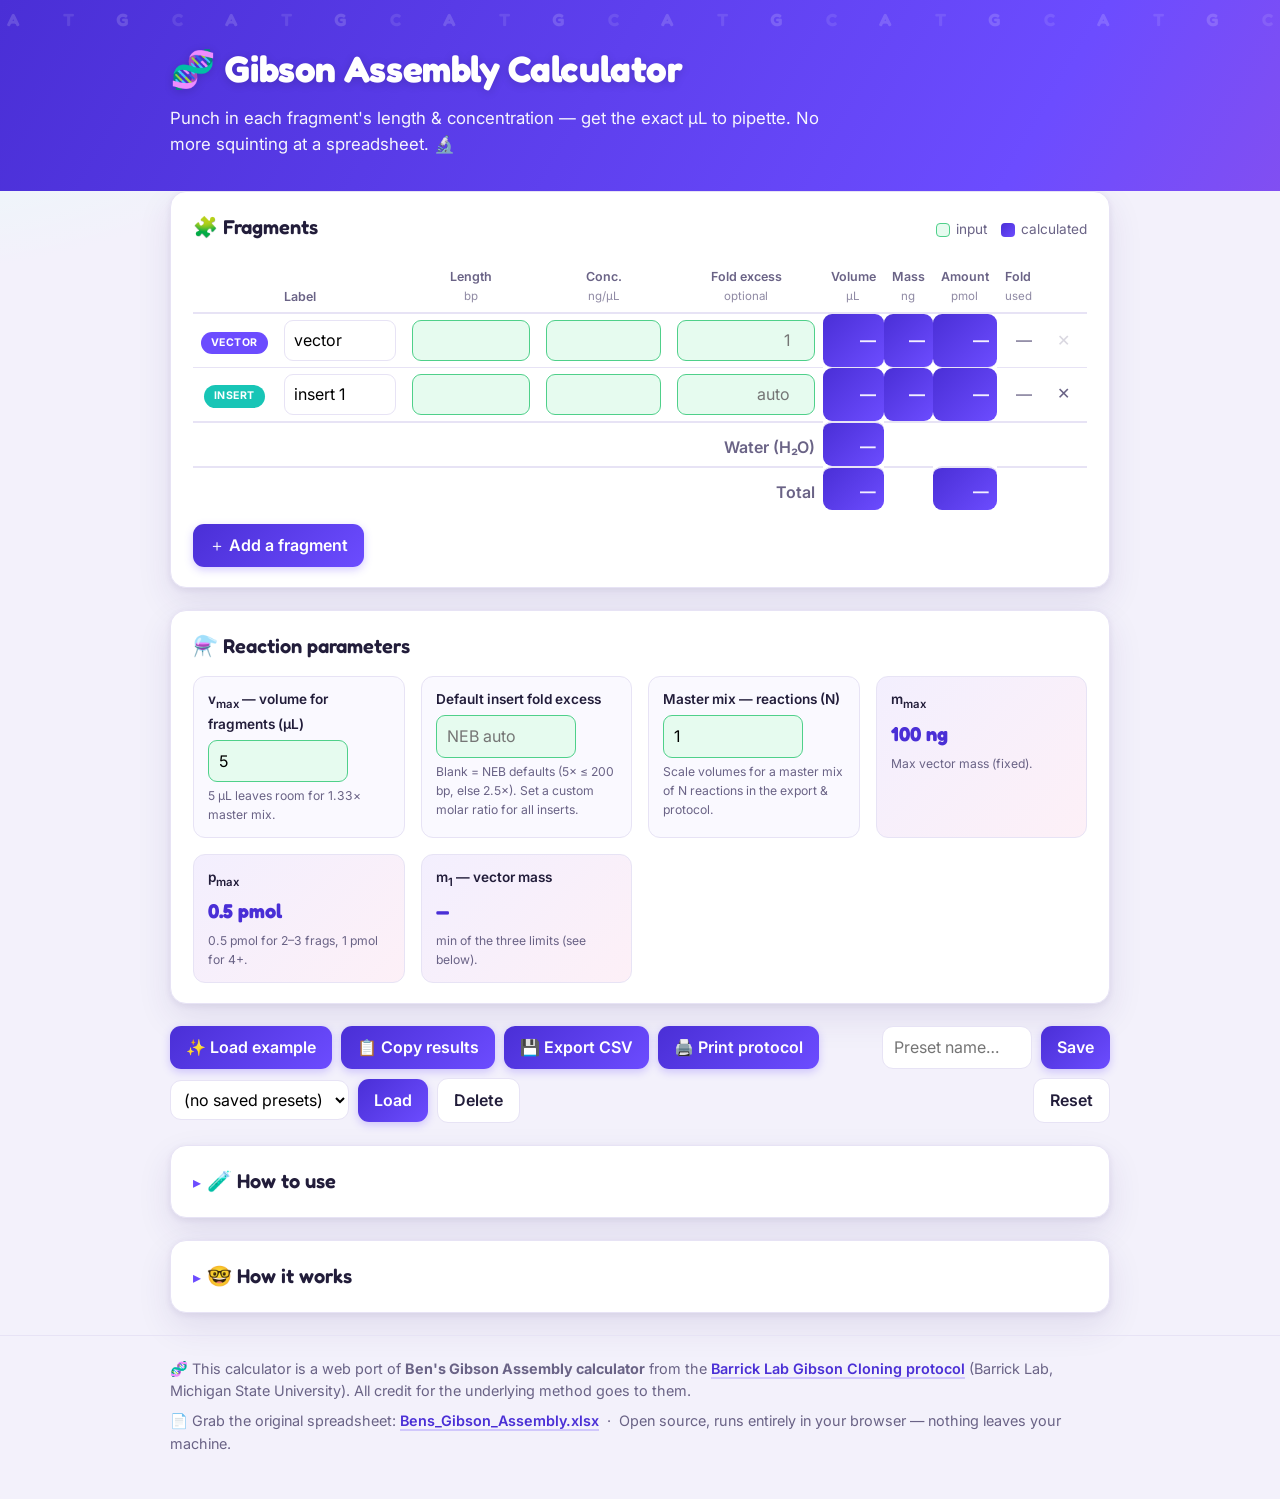
<file: index.html>
<!DOCTYPE html>
<html lang="en">
<head>
  <meta charset="UTF-8" />
  <meta name="viewport" content="width=device-width, initial-scale=1.0" />
  <title>Gibson Assembly Calculator</title>
  <meta name="description" content="Calculate the volume of each DNA fragment and water to pipette into a Gibson Assembly reaction." />
  <link rel="preconnect" href="https://fonts.googleapis.com" />
  <link rel="preconnect" href="https://fonts.gstatic.com" crossorigin />
  <link href="https://fonts.googleapis.com/css2?family=Fredoka:wght@500;600;700&family=Inter:wght@400;500;600&display=swap" rel="stylesheet" />
  <link rel="stylesheet" href="styles.css" />
</head>
<body>
  <header class="site-header">
    <div class="dna-strip" aria-hidden="true">
      <span>A</span><span>T</span><span>G</span><span>C</span><span>A</span><span>T</span><span>G</span><span>C</span><span>A</span><span>T</span><span>G</span><span>C</span><span>A</span><span>T</span><span>G</span><span>C</span><span>A</span><span>T</span><span>G</span><span>C</span><span>A</span><span>T</span><span>G</span><span>C</span>
    </div>
    <div class="wrap">
      <h1><span class="dna-emoji">🧬</span> Gibson Assembly Calculator</h1>
      <p class="tagline">Punch in each fragment's length &amp; concentration — get the exact µL to pipette. No more squinting at a spreadsheet. 🔬</p>
    </div>
  </header>

  <main class="wrap">
    <section class="panel" aria-labelledby="frag-heading">
      <div class="panel-head">
        <h2 id="frag-heading">🧩 Fragments</h2>
        <span class="legend">
          <span class="legend-item"><span class="swatch swatch-input"></span> input</span>
          <span class="legend-item"><span class="swatch swatch-output"></span> calculated</span>
        </span>
      </div>

      <div class="table-scroll">
        <table id="frag-table">
          <thead>
            <tr>
              <th class="col-role"></th>
              <th class="col-label">Label</th>
              <th class="col-in">Length<br /><span class="unit">bp</span></th>
              <th class="col-in">Conc.<br /><span class="unit">ng/µL</span></th>
              <th class="col-in">Fold excess<br /><span class="unit">optional</span></th>
              <th class="col-out">Volume<br /><span class="unit">µL</span></th>
              <th class="col-out">Mass<br /><span class="unit">ng</span></th>
              <th class="col-out">Amount<br /><span class="unit">pmol</span></th>
              <th class="col-out">Fold<br /><span class="unit">used</span></th>
              <th class="col-act"></th>
            </tr>
          </thead>
          <tbody id="frag-body" aria-live="polite"><!-- rows injected by app.js --></tbody>
          <tfoot role="status" aria-live="polite">
            <tr class="water-row">
              <td></td>
              <td colspan="4" class="right">Water (H₂O)</td>
              <td id="out-water" class="num out-cell">—</td>
              <td colspan="4"></td>
            </tr>
            <tr class="total-row">
              <td></td>
              <td colspan="4" class="right">Total</td>
              <td id="out-total-vol" class="num out-cell">—</td>
              <td></td>
              <td id="out-total-amt" class="num out-cell">—</td>
              <td colspan="2"></td>
            </tr>
          </tfoot>
        </table>
      </div>

      <div class="row-actions">
        <button id="btn-add" type="button" class="btn">＋ Add a fragment</button>
      </div>
    </section>

    <section class="panel params" aria-labelledby="param-heading">
      <h2 id="param-heading">⚗️ Reaction parameters</h2>
      <div class="param-grid">
        <label class="param">
          <span>v<sub>max</sub> — volume for fragments (µL)</span>
          <input type="number" id="v-max" min="0" step="0.1" value="5" />
          <small>5 µL leaves room for 1.33× master mix.</small>
        </label>
        <label class="param">
          <span>Default insert fold excess</span>
          <input type="number" id="default-fold" min="0" step="0.1" placeholder="NEB auto" />
          <small>Blank = NEB defaults (5× ≤ 200 bp, else 2.5×). Set a custom molar ratio for all inserts.</small>
        </label>
        <label class="param">
          <span>Master mix — reactions (N)</span>
          <input type="number" id="n-reactions" min="1" step="1" value="1" />
          <small>Scale volumes for a master mix of N reactions in the export &amp; protocol.</small>
        </label>
        <div class="param readout">
          <span>m<sub>max</sub></span>
          <output>100 ng</output>
          <small>Max vector mass (fixed).</small>
        </div>
        <div class="param readout">
          <span>p<sub>max</sub></span>
          <output id="ro-pmax">0.5 pmol</output>
          <small>0.5 pmol for 2–3 frags, 1 pmol for 4+.</small>
        </div>
        <div class="param readout">
          <span>m<sub>1</sub> — vector mass</span>
          <output id="ro-m1">—</output>
          <small>min of the three limits (see below).</small>
        </div>
      </div>
    </section>

    <section class="toolbar" aria-label="Actions">
      <button id="btn-example" type="button" class="btn">✨ Load example</button>
      <button id="btn-copy" type="button" class="btn">📋 Copy results</button>
      <button id="btn-csv" type="button" class="btn">💾 Export CSV</button>
      <button id="btn-print" type="button" class="btn">🖨️ Print protocol</button>
      <span class="spacer"></span>
      <input type="text" id="preset-name" class="preset-name" placeholder="Preset name…" aria-label="Preset name" />
      <button id="btn-save" type="button" class="btn">Save</button>
      <select id="preset-select" class="preset-select" aria-label="Saved presets"></select>
      <button id="btn-load" type="button" class="btn">Load</button>
      <button id="btn-del" type="button" class="btn btn-quiet">Delete</button>
      <span class="spacer"></span>
      <button id="btn-reset" type="button" class="btn btn-quiet">Reset</button>
    </section>

    <section id="mastermix" class="panel mastermix" aria-labelledby="mm-heading" aria-live="polite" hidden>
      <h2 id="mm-heading">🧪 Master mix (<span id="mm-n">1</span>× reactions)</h2>
      <p class="mm-note">Per-fragment and water volumes scaled for <strong><span id="mm-n2">1</span></strong> reactions. Prepare a single mix, then aliquot.</p>
      <div class="table-scroll">
        <table id="mm-table">
          <thead>
            <tr>
              <th class="col-label">Component</th>
              <th class="col-out">Volume ×N<br /><span class="unit">µL</span></th>
            </tr>
          </thead>
          <tbody id="mm-body"><!-- rows injected by app.js --></tbody>
          <tfoot>
            <tr class="total-row">
              <td class="right">Total</td>
              <td id="mm-total" class="num out-cell">—</td>
            </tr>
          </tfoot>
        </table>
      </div>
    </section>

    <details class="panel help">
      <summary><h2>🧪 How to use</h2></summary>
      <ol>
        <li>Enter the <strong>length</strong> and <strong>concentration</strong> for each fragment in the green cells.</li>
        <li>Labels are optional and may be overwritten.</li>
        <li>By default, NEB-recommended molar fold excesses are used. If there is no vector
            fragment, use the largest fragment as the “vector” (row 1): its fold excess is 1,
            and you can manually set the fold excesses of the other fragments.</li>
        <li>Read off the volume to pipette for each fragment and for water (blue cells).</li>
      </ol>
    </details>

    <details class="panel help">
      <summary><h2>🤓 How it works</h2></summary>
      <p>The volume of the <em>n</em>-th fragment is</p>
      <div class="formula">
        v<sub>n</sub> = ( f<sub>n</sub> · l<sub>n</sub> / c<sub>n</sub> ) · ( m<sub>1</sub> / l<sub>1</sub> ),
        &nbsp; where &nbsp;
        m<sub>1</sub> = <strong>min</strong>(
        l<sub>1</sub>·v<sub>max</sub> / Σ (f<sub>n</sub>l<sub>n</sub>/c<sub>n</sub>),
        &nbsp; φ·l<sub>1</sub>·p<sub>max</sub> / Σ f<sub>n</sub>,
        &nbsp; m<sub>max</sub> )
      </div>
      <table class="glossary">
        <tbody>
          <tr><td>n</td><td>number of fragments</td></tr>
          <tr><td>v<sub>n</sub></td><td>volume of <em>n</em>-th fragment (µL)</td></tr>
          <tr><td>f<sub>n</sub></td><td>molar fold excess of <em>n</em>-th fragment</td></tr>
          <tr><td>l<sub>n</sub></td><td>length of <em>n</em>-th fragment (bp)</td></tr>
          <tr><td>l<sub>1</sub></td><td>length of the vector (bp)</td></tr>
          <tr><td>m<sub>n</sub></td><td>mass of <em>n</em>-th fragment (ng)</td></tr>
          <tr><td>m<sub>1</sub></td><td>mass of the vector (ng)</td></tr>
          <tr><td>c<sub>n</sub></td><td>concentration of <em>n</em>-th fragment (ng/µL)</td></tr>
          <tr><td>v<sub>max</sub></td><td>volume available for fragments (5 µL for 1.33× master mix)</td></tr>
          <tr><td>m<sub>max</sub></td><td>optimally 100 ng</td></tr>
          <tr><td>p<sub>max</sub></td><td>optimally 0.5 pmol (2–3 frags) or 1 pmol (4+ frags)</td></tr>
          <tr><td>φ</td><td>0.66 ng/pmol/bp (conversion factor)</td></tr>
        </tbody>
      </table>
    </details>
  </main>

  <footer class="site-footer">
    <div class="wrap">
      <p class="cite">
        🧬 This calculator is a web port of <strong>Ben's Gibson Assembly calculator</strong> from the
        <a href="https://barricklab.org/twiki/bin/view/Lab/ProtocolsGibsonCloning" target="_blank" rel="noopener">Barrick Lab Gibson Cloning protocol</a>
        (Barrick Lab, Michigan State University). All credit for the underlying method goes to them.
      </p>
      <p class="cite">
        📄 Grab the original spreadsheet:
        <a href="Bens_Gibson_Assembly.xlsx" download>Bens_Gibson_Assembly.xlsx</a>
        &nbsp;·&nbsp; Open source, runs entirely in your browser — nothing leaves your machine.
      </p>
    </div>
  </footer>

  <div id="toast" class="toast" role="status" aria-live="polite"></div>

  <script src="app.js"></script>
</body>
</html>
</file>
<file: styles.css>
:root {
  --bg: #f3f1fb;
  --panel: #ffffff;
  --ink: #221d3a;
  --muted: #6a6386;
  --line: #e7e3f5;
  --accent: #6c4cff;       /* playful violet */
  --accent-2: #ff5fa2;     /* pink */
  --accent-3: #18c5b6;     /* teal */
  --accent-dark: #4a2fd6;
  --input-bg: #e6fbef;
  --input-border: #4fd08a;
  --output-bg: linear-gradient(135deg, #4a2fd6, #6c4cff);
  --output-ink: #f3efff;
  --warn: #e0466b;
  --radius: 16px;
  --shadow: 0 2px 6px rgba(60, 40, 120, 0.08), 0 14px 34px rgba(60, 40, 120, 0.10);
  --shadow-lift: 0 6px 14px rgba(60, 40, 120, 0.14), 0 22px 48px rgba(60, 40, 120, 0.16);
  font-synthesis: none;
}

* { box-sizing: border-box; }

body {
  margin: 0;
  background:
    radial-gradient(1200px 500px at 90% -10%, #ffe6f3 0%, transparent 60%),
    radial-gradient(900px 500px at -10% 0%, #e2fff8 0%, transparent 55%),
    var(--bg);
  color: var(--ink);
  font-family: "Inter", -apple-system, BlinkMacSystemFont, "Segoe UI", Roboto, Helvetica, Arial, sans-serif;
  line-height: 1.55;
}

.wrap { max-width: 980px; margin: 0 auto; padding: 0 20px; }

/* ---------- Header ---------- */
.site-header {
  position: relative;
  overflow: hidden;
  background: linear-gradient(120deg, #4a2fd6, #6c4cff 40%, #ff5fa2 110%);
  background-size: 200% 200%;
  animation: drift 14s ease infinite;
  color: #fff;
  padding: 40px 0 34px;
}
@keyframes drift {
  0%, 100% { background-position: 0% 50%; }
  50% { background-position: 100% 50%; }
}
.site-header h1 {
  margin: 0 0 8px;
  font-family: "Fredoka", sans-serif;
  font-weight: 700;
  font-size: 2.3rem;
  letter-spacing: -0.01em;
  text-shadow: 0 2px 10px rgba(0, 0, 0, 0.15);
}
.dna-emoji { display: inline-block; animation: wobble 3s ease-in-out infinite; }
@keyframes wobble {
  0%, 100% { transform: rotate(-8deg); }
  50% { transform: rotate(8deg) scale(1.08); }
}
.tagline { margin: 0; opacity: 0.95; max-width: 60ch; font-size: 1.05rem; }

/* Floating DNA bases across the header */
.dna-strip {
  position: absolute; inset: 0; display: flex; gap: 28px;
  justify-content: space-around; align-items: flex-start;
  padding-top: 6px; pointer-events: none; user-select: none;
  font-family: "Fredoka", monospace; font-weight: 700; font-size: 1.1rem;
}
.dna-strip span {
  color: rgba(255, 255, 255, 0.16);
  animation: floaty 6s ease-in-out infinite;
}
.dna-strip span:nth-child(even) { animation-delay: -3s; color: rgba(255, 255, 255, 0.10); }
.dna-strip span:nth-child(3n) { animation-duration: 8s; }
@keyframes floaty {
  0%, 100% { transform: translateY(0); }
  50% { transform: translateY(14px); }
}

main { padding: 26px 20px 48px; }

/* ---------- Panels ---------- */
.panel {
  background: var(--panel);
  border: 1px solid var(--line);
  border-radius: var(--radius);
  box-shadow: var(--shadow);
  padding: 20px 22px;
  margin: 0 0 22px;
  transition: transform 0.18s ease, box-shadow 0.18s ease;
}
.panel:hover { box-shadow: var(--shadow-lift); }
.panel-head { display: flex; align-items: center; justify-content: space-between; gap: 12px; flex-wrap: wrap; }
.panel h2 { margin: 0 0 4px; font-family: "Fredoka", sans-serif; font-weight: 600; font-size: 1.25rem; }

.legend { display: flex; gap: 14px; font-size: 0.85rem; color: var(--muted); }
.legend-item { display: inline-flex; align-items: center; gap: 6px; }
.swatch { width: 14px; height: 14px; border-radius: 4px; display: inline-block; }
.swatch-input { background: var(--input-bg); border: 1px solid var(--input-border); }
.swatch-output { background: linear-gradient(135deg, #4a2fd6, #6c4cff); }

/* ---------- Table ---------- */
.table-scroll { overflow-x: auto; margin-top: 14px; }
table { width: 100%; border-collapse: separate; border-spacing: 0; min-width: 720px; }
thead th {
  font-size: 0.78rem; font-weight: 600; color: var(--muted);
  text-align: center; padding: 6px 8px; border-bottom: 2px solid var(--line);
  vertical-align: bottom; white-space: nowrap;
}
thead th.col-label { text-align: left; }
.unit { font-weight: 400; opacity: 0.75; font-size: 0.72rem; }

tbody td, tfoot td { padding: 6px 8px; border-bottom: 1px solid var(--line); }
tbody tr { animation: popIn 0.28s ease backwards; }
@keyframes popIn {
  from { opacity: 0; transform: translateY(-6px) scale(0.98); }
  to { opacity: 1; transform: none; }
}
tbody tr:last-child td { border-bottom: none; }

td.col-role { text-align: center; }
.role-tag {
  display: inline-block;
  font-size: 0.66rem; font-weight: 700; text-transform: uppercase;
  letter-spacing: 0.04em; color: #fff; background: var(--accent-3);
  padding: 3px 10px; border-radius: 999px; white-space: nowrap;
}
.role-tag.role-vector { background: var(--accent); }

input.cell {
  width: 100%; border: 1.5px solid var(--line); border-radius: 9px;
  padding: 7px 9px; font: inherit; background: #fff; text-align: right;
  transition: border-color 0.15s ease, box-shadow 0.15s ease, transform 0.1s ease;
}
input.cell.label-cell { text-align: left; }
input.cell.in-cell { background: var(--input-bg); border-color: var(--input-border); }
input.cell:focus {
  outline: none; border-color: var(--accent);
  box-shadow: 0 0 0 3px rgba(108, 76, 255, 0.18); transform: translateY(-1px);
}

.num { text-align: right; font-variant-numeric: tabular-nums; white-space: nowrap; }
.out-cell {
  background: var(--output-bg); color: var(--output-ink);
  border-radius: 9px; font-weight: 700; font-variant-numeric: tabular-nums;
}
td.out-cell { text-align: right; }
.fold-cell { color: var(--muted); text-align: right; font-variant-numeric: tabular-nums; }

/* celebratory pulse when an output value updates */
.out-cell.bump { animation: bump 0.4s ease; }
@keyframes bump {
  0% { transform: scale(1); }
  35% { transform: scale(1.09); box-shadow: 0 0 0 4px rgba(255, 95, 162, 0.25); }
  100% { transform: scale(1); }
}

.right { text-align: right; color: var(--muted); font-weight: 600; }
tfoot td { border-top: 2px solid var(--line); border-bottom: none; padding-top: 12px; }
.water-row td.out-cell, .total-row td.out-cell { font-size: 0.98rem; }

.btn-del {
  border: none; background: none; color: var(--muted); cursor: pointer;
  font-size: 1rem; line-height: 1; padding: 5px 9px; border-radius: 8px;
  transition: transform 0.12s ease, background 0.12s ease, color 0.12s ease;
}
.btn-del:hover { background: #ffe7ee; color: var(--warn); transform: scale(1.15) rotate(8deg); }
.btn-del:disabled { opacity: 0.25; cursor: not-allowed; }

.row-actions { margin-top: 14px; }

/* ---------- Buttons ---------- */
.btn {
  font: inherit; font-weight: 600; cursor: pointer;
  background: linear-gradient(135deg, var(--accent-dark), var(--accent));
  color: #fff; border: none;
  padding: 9px 16px; border-radius: 11px;
  box-shadow: 0 3px 8px rgba(108, 76, 255, 0.28);
  transition: transform 0.12s ease, box-shadow 0.12s ease, filter 0.12s ease;
}
.btn:hover { transform: translateY(-2px); box-shadow: 0 6px 16px rgba(108, 76, 255, 0.34); filter: brightness(1.05); }
.btn:active { transform: translateY(0) scale(0.97); }
.btn-quiet {
  background: #fff; color: var(--ink); border: 1.5px solid var(--line);
  box-shadow: none;
}
.btn-quiet:hover { background: #faf8ff; border-color: var(--accent); color: var(--accent-dark); box-shadow: none; }

/* ---------- Params ---------- */
.param-grid { display: grid; grid-template-columns: repeat(auto-fit, minmax(190px, 1fr)); gap: 16px; margin-top: 14px; }
.param { display: flex; flex-direction: column; gap: 5px; padding: 12px 14px; border-radius: 12px; background: #faf9ff; border: 1px solid var(--line); }
.param > span { font-size: 0.85rem; font-weight: 600; }
.param input { border: 1.5px solid var(--input-border); background: var(--input-bg); border-radius: 9px; padding: 8px 10px; font: inherit; max-width: 140px; }
.param input:focus { outline: none; box-shadow: 0 0 0 3px rgba(79, 208, 138, 0.25); }
.param.readout { background: linear-gradient(135deg, #f3effe, #fdf0f7); }
.param.readout output { font-family: "Fredoka", sans-serif; font-size: 1.25rem; font-weight: 700; color: var(--accent-dark); font-variant-numeric: tabular-nums; }
.param small { color: var(--muted); font-size: 0.76rem; }

/* ---------- Toolbar ---------- */
.toolbar { display: flex; flex-wrap: wrap; align-items: center; gap: 9px; margin: 0 0 22px; }
.toolbar .spacer { flex: 1 1 12px; min-width: 8px; }
.preset-name { font: inherit; padding: 8px 11px; border: 1.5px solid var(--line); border-radius: 11px; width: 150px; }
.preset-name:focus { outline: none; border-color: var(--accent); box-shadow: 0 0 0 3px rgba(108, 76, 255, 0.16); }
.preset-select { font: inherit; padding: 8px 9px; border: 1.5px solid var(--line); border-radius: 11px; background: #fff; }

/* ---------- Master mix ---------- */
.mastermix h2 { margin: 0 0 4px; font-family: "Fredoka", sans-serif; font-weight: 600; font-size: 1.25rem; }
.mm-note { margin: 0 0 6px; color: var(--muted); font-size: 0.88rem; }
#mm-table { min-width: 340px; }
#mm-table th.col-label { text-align: left; }
#mm-table td:first-child { font-weight: 500; }

/* ---------- Help / details ---------- */
.help summary { cursor: pointer; list-style: none; }
.help summary::-webkit-details-marker { display: none; }
.help summary h2 { display: inline-block; margin: 0; }
.help summary::before { content: "▸"; color: var(--accent); display: inline-block; margin-right: 6px; transition: transform 0.18s ease; }
.help[open] summary::before { transform: rotate(90deg); }
.help ol { margin: 12px 0 0; padding-left: 22px; }
.help li { margin-bottom: 8px; }

.formula {
  background: linear-gradient(135deg, #f3effe, #fdf0f7);
  border: 1px solid var(--line); border-radius: 12px;
  padding: 16px 18px; margin: 14px 0; font-family: "Cambria Math", Georgia, serif;
  font-size: 1.04rem; overflow-x: auto;
}
.glossary { min-width: 0; margin-top: 8px; }
.glossary td { padding: 5px 10px; border-bottom: 1px solid var(--line); }
.glossary td:first-child { font-family: Georgia, serif; font-weight: 600; width: 70px; white-space: nowrap; color: var(--accent-dark); }

/* ---------- Footer ---------- */
.site-footer { border-top: 1px solid var(--line); padding: 22px 0 36px; color: var(--muted); font-size: 0.9rem; }
.site-footer .cite { margin: 0 0 8px; }
.site-footer a { color: var(--accent-dark); font-weight: 600; text-decoration: none; border-bottom: 2px solid rgba(108, 76, 255, 0.25); }
.site-footer a:hover { border-bottom-color: var(--accent); }

/* ---------- Toast ---------- */
.toast {
  position: fixed; left: 50%; bottom: 26px; transform: translateX(-50%) translateY(24px);
  background: linear-gradient(135deg, var(--accent-dark), var(--accent-2));
  color: #fff; padding: 11px 20px; border-radius: 12px;
  box-shadow: var(--shadow-lift); opacity: 0; pointer-events: none;
  transition: all 0.25s cubic-bezier(0.18, 0.89, 0.32, 1.28);
  font-size: 0.92rem; font-weight: 600; z-index: 10;
}
.toast.show { opacity: 1; transform: translateX(-50%) translateY(0); }

@media (prefers-reduced-motion: reduce) {
  * { animation: none !important; transition: none !important; }
}

@media (max-width: 560px) {
  .site-header h1 { font-size: 1.7rem; }
  .toolbar .spacer { flex-basis: 100%; height: 0; }
}
</file>
